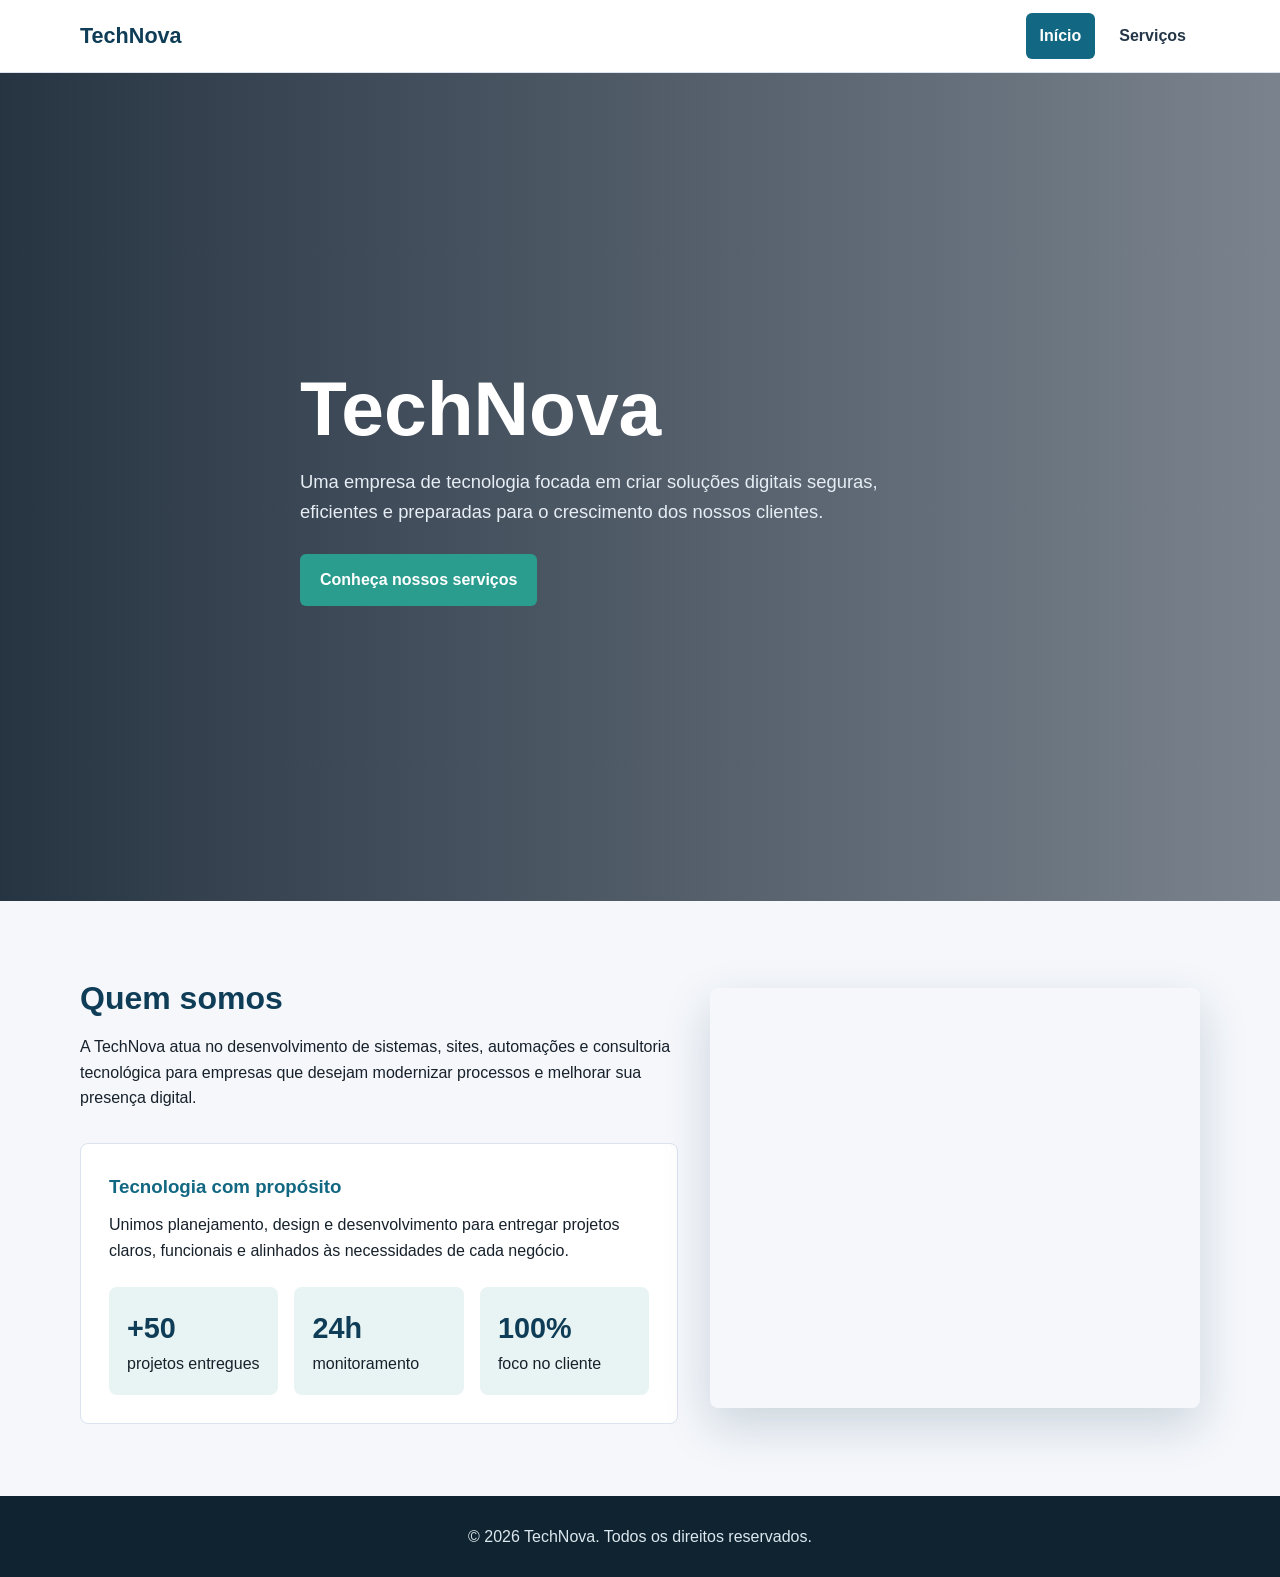
<file: index.html>
<!DOCTYPE html>
<html lang="pt-BR">
<head>
    <meta charset="UTF-8">
    <meta name="viewport" content="width=device-width, initial-scale=1.0">
    <title>TechNova | Página Inicial</title>
    <style>
        * {
            box-sizing: border-box;
            margin: 0;
            padding: 0;
        }

        body {
            min-height: 100vh;
            color: #17212b;
            background: #f5f7fb;
            font-family: Arial, Helvetica, sans-serif;
            line-height: 1.6;
        }

        header {
            position: sticky;
            top: 0;
            z-index: 10;
            background: #ffffff;
            border-bottom: 1px solid #dbe3ee;
        }

        .container {
            width: min(1120px, calc(100% - 32px));
            margin: 0 auto;
        }

        .topbar {
            display: flex;
            align-items: center;
            justify-content: space-between;
            gap: 24px;
            min-height: 72px;
        }

        .logo {
            color: #0f3d57;
            font-size: 1.35rem;
            font-weight: 800;
            text-decoration: none;
        }

        nav {
            display: flex;
            gap: 10px;
            flex-wrap: wrap;
            justify-content: flex-end;
        }

        nav a {
            color: #243647;
            font-weight: 700;
            text-decoration: none;
            padding: 10px 14px;
            border-radius: 6px;
        }

        nav a:hover,
        nav a.active {
            color: #ffffff;
            background: #126782;
        }

        .hero {
            min-height: calc(100vh - 72px);
            display: grid;
            align-items: center;
            padding: 64px 0;
            color: #ffffff;
            background:
                linear-gradient(90deg, rgba(10, 25, 41, 0.88), rgba(10, 25, 41, 0.52)),
                url("https://images.unsplash.com/photo-1497366754035-f200968a6e72?auto=format&fit=crop&w=1600&q=80") center/cover;
        }

        .hero-content {
            max-width: 680px;
        }

        .hero h1 {
            margin-bottom: 18px;
            font-size: clamp(2.4rem, 6vw, 4.8rem);
            line-height: 1.05;
        }

        .hero p {
            max-width: 620px;
            margin-bottom: 28px;
            color: #e6edf4;
            font-size: 1.15rem;
        }

        .button {
            display: inline-block;
            color: #ffffff;
            background: #2a9d8f;
            padding: 13px 20px;
            border-radius: 6px;
            font-weight: 800;
            text-decoration: none;
        }

        .button:hover {
            background: #21867a;
        }

        main section {
            padding: 72px 0;
        }

        .section-title {
            max-width: 760px;
            margin-bottom: 32px;
        }

        .section-title h2 {
            color: #0f3d57;
            margin-bottom: 10px;
            font-size: 2rem;
        }

        .about-grid {
            display: grid;
            grid-template-columns: 1.1fr 0.9fr;
            gap: 32px;
            align-items: center;
        }

        .about-card {
            background: #ffffff;
            border: 1px solid #dbe3ee;
            border-radius: 8px;
            padding: 28px;
        }

        .about-card h3 {
            color: #126782;
            margin-bottom: 10px;
        }

        .stats {
            display: grid;
            grid-template-columns: repeat(3, 1fr);
            gap: 16px;
            margin-top: 24px;
        }

        .stat {
            background: #e8f4f3;
            border-radius: 8px;
            padding: 18px;
        }

        .stat strong {
            display: block;
            color: #0f3d57;
            font-size: 1.8rem;
        }

        .image-panel {
            min-height: 420px;
            border-radius: 8px;
            background: url("https://images.unsplash.com/photo-1551434678-e076c223a692?auto=format&fit=crop&w=1000&q=80") center/cover;
            box-shadow: 0 18px 48px rgba(15, 61, 87, 0.18);
        }

        footer {
            color: #dce7ee;
            background: #0f2430;
            padding: 28px 0;
            text-align: center;
        }

        @media (max-width: 760px) {
            .topbar,
            .about-grid {
                grid-template-columns: 1fr;
            }

            .topbar {
                flex-direction: column;
                align-items: flex-start;
                padding: 16px 0;
            }

            nav {
                justify-content: flex-start;
            }

            .hero {
                min-height: auto;
            }

            .stats {
                grid-template-columns: 1fr;
            }

            .image-panel {
                min-height: 280px;
            }
        }
    </style>
</head>
<body>
    <header>
        <div class="container topbar">
            <a class="logo" href="index.html">TechNova</a>
            <nav aria-label="Menu principal">
                <a class="active" href="index.html">Início</a>
                <a href="SERVIÇOS.HTML">Serviços</a>
            </nav>
        </div>
    </header>

    <main>
        <section class="hero">
            <div class="container hero-content">
                <h1>TechNova</h1>
                <p>Uma empresa de tecnologia focada em criar soluções digitais seguras, eficientes e preparadas para o crescimento dos nossos clientes.</p>
                <a class="button" href="SERVIÇOS.HTML">Conheça nossos serviços</a>
            </div>
        </section>

        <section>
            <div class="container about-grid">
                <div>
                    <div class="section-title">
                        <h2>Quem somos</h2>
                        <p>A TechNova atua no desenvolvimento de sistemas, sites, automações e consultoria tecnológica para empresas que desejam modernizar processos e melhorar sua presença digital.</p>
                    </div>

                    <div class="about-card">
                        <h3>Tecnologia com propósito</h3>
                        <p>Unimos planejamento, design e desenvolvimento para entregar projetos claros, funcionais e alinhados às necessidades de cada negócio.</p>
                        <div class="stats">
                            <div class="stat">
                                <strong>+50</strong>
                                <span>projetos entregues</span>
                            </div>
                            <div class="stat">
                                <strong>24h</strong>
                                <span>monitoramento</span>
                            </div>
                            <div class="stat">
                                <strong>100%</strong>
                                <span>foco no cliente</span>
                            </div>
                        </div>
                    </div>
                </div>

                <div class="image-panel" aria-label="Equipe de tecnologia trabalhando"></div>
            </div>
        </section>
    </main>

    <footer>
        <div class="container">
            <p>&copy; 2026 TechNova. Todos os direitos reservados.</p>
        </div>
    </footer>
</body>
</html>
</file>
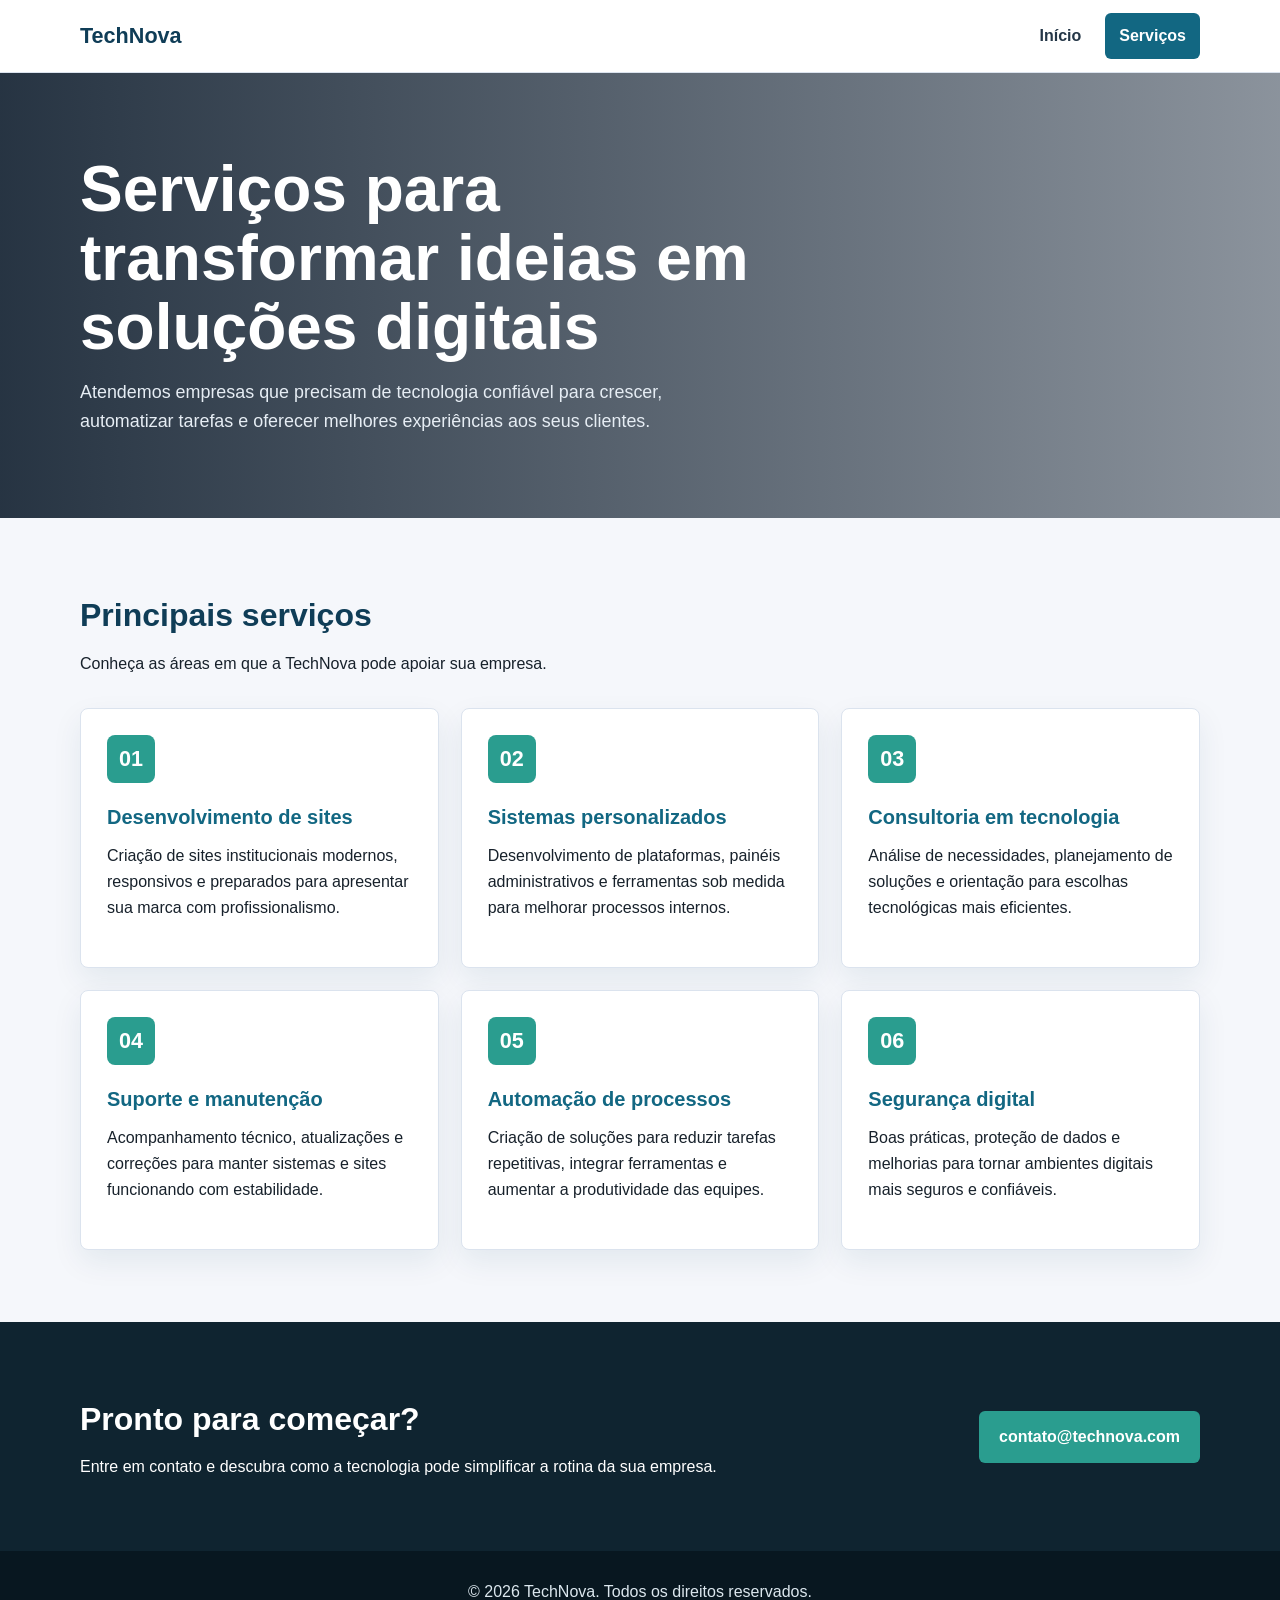
<file: serviços.html>
<!DOCTYPE html>
<html lang="pt-BR">
<head>
    <meta charset="UTF-8">
    <meta name="viewport" content="width=device-width, initial-scale=1.0">
    <title>TechNova | Serviços</title>
    <style>
        * {
            box-sizing: border-box;
            margin: 0;
            padding: 0;
        }
        body {
            min-height: 100vh;
            color: #17212b;
            background: #f5f7fb;
            font-family: Arial, Helvetica, sans-serif;
            line-height: 1.6;
        }
        header {
            position: sticky;
            top: 0;
            z-index: 10;
            background: #ffffff;
            border-bottom: 1px solid #dbe3ee;
        }
        .container {
            width: min(1120px, calc(100% - 32px));
            margin: 0 auto;
        }
        .topbar {
            display: flex;
            align-items: center;
            justify-content: space-between;
            gap: 24px;
            min-height: 72px;
        }
        .logo {
            color: #0f3d57;
            font-size: 1.35rem;
            font-weight: 800;
            text-decoration: none;
        }
        nav {
            display: flex;
            gap: 10px;
            flex-wrap: wrap;
            justify-content: flex-end;
        }
        nav a {
            color: #243647;
            font-weight: 700;
            text-decoration: none;
            padding: 10px 14px;
            border-radius: 6px;
        }
        nav a:hover,
        nav a.active {
            color: #ffffff;
            background: #126782;
        }
        .page-hero {
            padding: 82px 0;
            color: #ffffff;
            background:
                linear-gradient(90deg, rgba(10, 25, 41, 0.88), rgba(10, 25, 41, 0.45)),
                url("https://images.unsplash.com/photo-1516321318423-f06f85e504b3?auto=format&fit=crop&w=1600&q=80") center/cover;
        }
        .page-hero h1 {
            max-width: 780px;
            margin-bottom: 16px;
            font-size: clamp(2.2rem, 5vw, 4rem);
            line-height: 1.08;
        }
        .page-hero p {
            max-width: 650px;
            color: #e6edf4;
            font-size: 1.12rem;
        }
        main section {
            padding: 72px 0;
        }
        .section-title {
            max-width: 760px;
            margin-bottom: 32px;
        }
        .section-title h2 {
            color: #0f3d57;
            margin-bottom: 10px;
            font-size: 2rem;
        }
        .services-grid {
            display: grid;
            grid-template-columns: repeat(3, 1fr);
            gap: 22px;
        }
        .service-card {
            min-height: 260px;
            background: #ffffff;
            border: 1px solid #dbe3ee;
            border-radius: 8px;
            padding: 26px;
            box-shadow: 0 12px 30px rgba(15, 61, 87, 0.08);
        }
        .service-icon {
            display: grid;
            place-items: center;
            width: 48px;
            height: 48px;
            margin-bottom: 18px;
            color: #ffffff;
            background: #2a9d8f;
            border-radius: 8px;
            font-size: 1.35rem;
            font-weight: 800;
        }
        .service-card h3 {
            color: #126782;
            margin-bottom: 10px;
            font-size: 1.25rem;
        }
        .contact-band {
            color: #ffffff;
            background: #0f2430;
        }
        .contact-content {
            display: grid;
            grid-template-columns: 1fr auto;
            gap: 24px;
            align-items: center;
        }
        .contact-content h2 {
            margin-bottom: 8px;
            font-size: 2rem;
        }
        .button {
            display: inline-block;
            color: #ffffff;
            background: #2a9d8f;
            padding: 13px 20px;
            border-radius: 6px;
            font-weight: 800;
            text-decoration: none;
            white-space: nowrap;
        }
        .button:hover {
            background: #21867a;
        }
        footer {
            color: #dce7ee;
            background: #081720;
            padding: 28px 0;
            text-align: center;
        }
        @media (max-width: 880px) {
            .services-grid,
            .contact-content {
                grid-template-columns: 1fr;
            }
            .contact-content {
                align-items: start;
            }
        }
        @media (max-width: 760px) {
            .topbar {
                flex-direction: column;
                align-items: flex-start;
                padding: 16px 0;
            }
            nav {
                justify-content: flex-start;
            }
        }
    </style>
</head>
<body>
    <header>
        <div class="container topbar">
            <a class="logo" href="index.html">TechNova</a>
            <nav aria-label="Menu principal">
                <a href="index.html">Início</a>
                <a class="active" href="SERVIÇOS.HTML">Serviços</a>
            </nav>
        </div>
    </header>
    <main>
        <section class="page-hero">
            <div class="container">
                <h1>Serviços para transformar ideias em soluções digitais</h1>
                <p>Atendemos empresas que precisam de tecnologia confiável para crescer, automatizar tarefas e oferecer melhores experiências aos seus clientes.</p>
            </div>
        </section>
        <section>
            <div class="container">
                <div class="section-title">
                    <h2>Principais serviços</h2>
                    <p>Conheça as áreas em que a TechNova pode apoiar sua empresa.</p>
                </div>
                <div class="services-grid">
                    <article class="service-card">
                        <div class="service-icon">01</div>
                        <h3>Desenvolvimento de sites</h3>
                        <p>Criação de sites institucionais modernos, responsivos e preparados para apresentar sua marca com profissionalismo.</p>
                    </article>
                    <article class="service-card">
                        <div class="service-icon">02</div>
                        <h3>Sistemas personalizados</h3>
                        <p>Desenvolvimento de plataformas, painéis administrativos e ferramentas sob medida para melhorar processos internos.</p>
                    </article>
                    <article class="service-card">
                        <div class="service-icon">03</div>
                        <h3>Consultoria em tecnologia</h3>
                        <p>Análise de necessidades, planejamento de soluções e orientação para escolhas tecnológicas mais eficientes.</p>
                    </article>
                    <article class="service-card">
                        <div class="service-icon">04</div>
                        <h3>Suporte e manutenção</h3>
                        <p>Acompanhamento técnico, atualizações e correções para manter sistemas e sites funcionando com estabilidade.</p>
                    </article>
                    <article class="service-card">
                        <div class="service-icon">05</div>
                        <h3>Automação de processos</h3>
                        <p>Criação de soluções para reduzir tarefas repetitivas, integrar ferramentas e aumentar a produtividade das equipes.</p>
                    </article>
                    <article class="service-card">
                        <div class="service-icon">06</div>
                        <h3>Segurança digital</h3>
                        <p>Boas práticas, proteção de dados e melhorias para tornar ambientes digitais mais seguros e confiáveis.</p>
                    </article>
                </div>
            </div>
        </section>
        <section class="contact-band">
            <div class="container contact-content">
                <div>
                    <h2>Pronto para começar?</h2>
                    <p>Entre em contato e descubra como a tecnologia pode simplificar a rotina da sua empresa.</p>
                </div>
                <a class="button" href="mailto:contato@technova.com">contato@technova.com</a>
            </div>
        </section>
    </main>
    <footer>
        <div class="container">
            <p>&copy; 2026 TechNova. Todos os direitos reservados.</p>
        </div>
    </footer>
</body>
</html>
</file>
